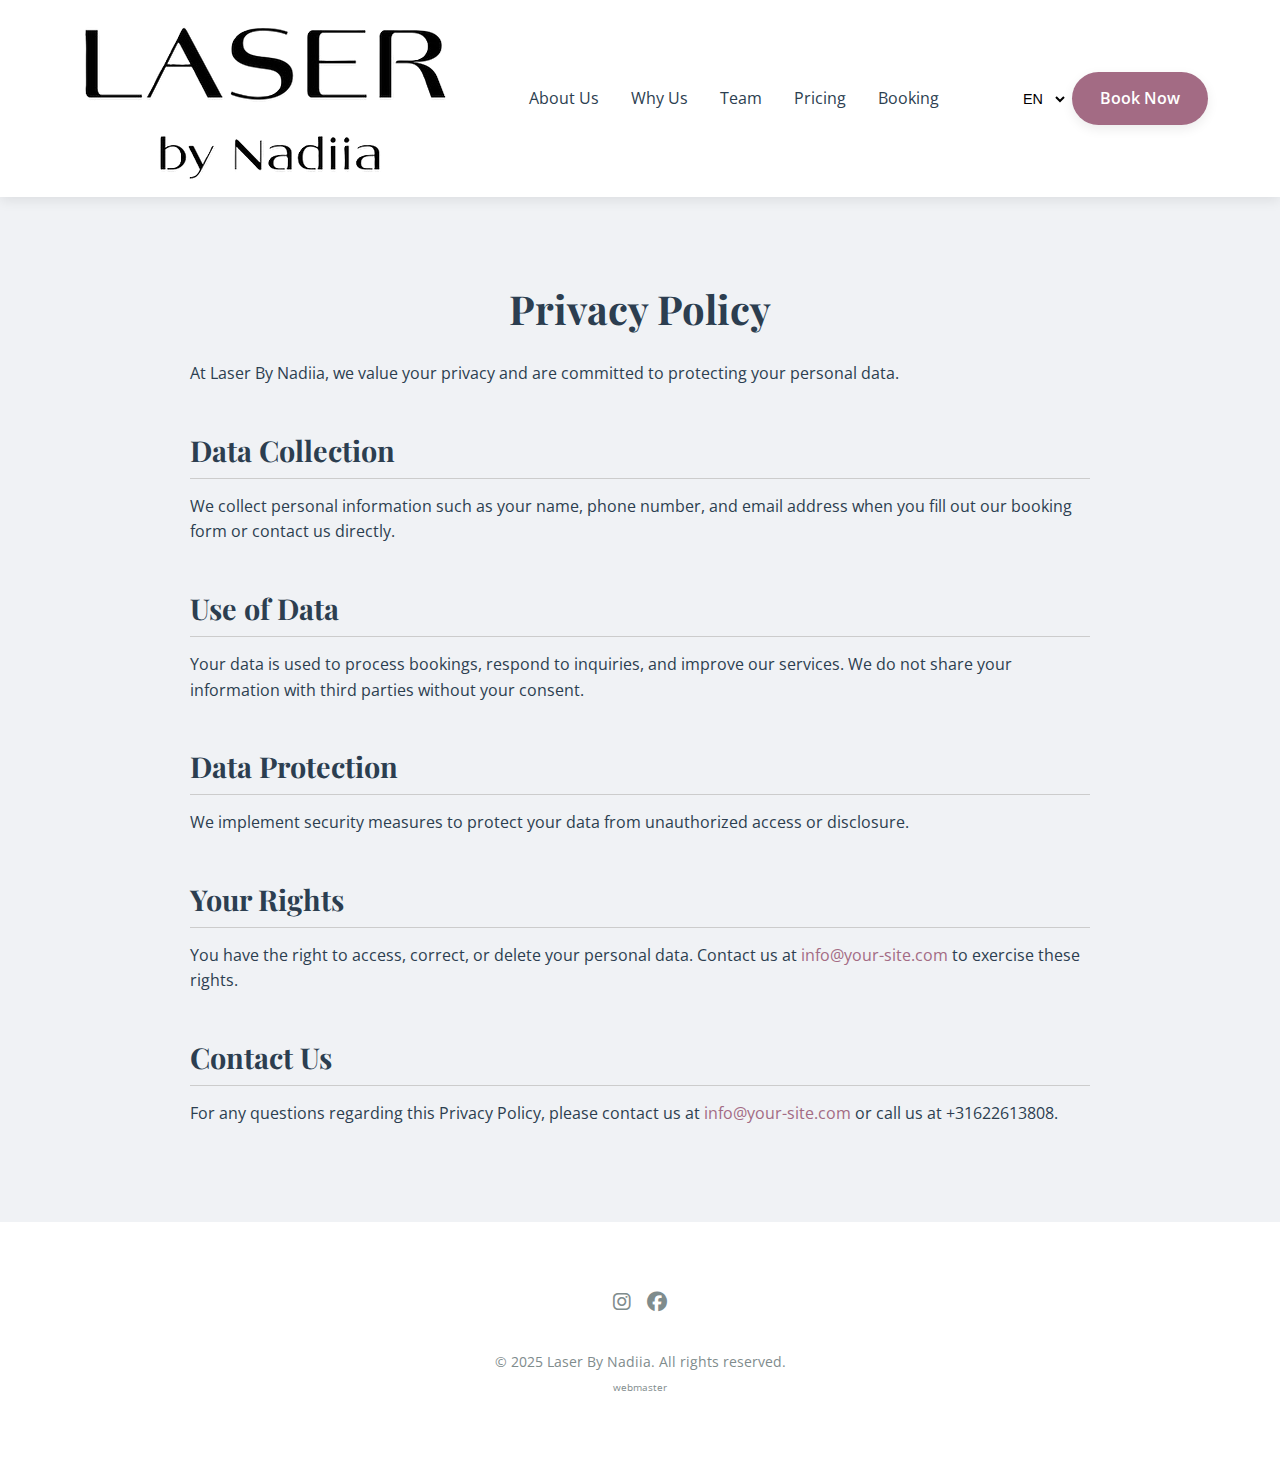
<file: privacy.html>
<!DOCTYPE html>
<html lang="en">
<head>
    <meta charset="UTF-8">
    <meta name="viewport" content="width=device-width, initial-scale=1.0">
    
    <title>Privacy Policy - Laser By Nadiia</title>
    
    <meta name="description" content="Learn how Laser By Nadiia protects your personal data and ensures privacy in accordance with GDPR regulations.">
    
    <link rel="canonical" href="https://laser-nadiia.netlify.app/privacy.html" />

    <link rel="alternate" hreflang="en" href="https://laser-nadiia.netlify.app/privacy.html" /> 
    <link rel="alternate" hreflang="nl" href="https://laser-nadiia.netlify.app/nl/privacy.html" />
    <link rel="alternate" hreflang="ru" href="https://laser-nadiia.netlify.app/ru/privacy.html" />
    <link rel="alternate" hreflang="uk" href="https://laser-nadiia.netlify.app/uk/privacy.html" />
    <link rel="alternate" hreflang="pl" href="https://laser-nadiia.netlify.app/pl/privacy.html" />
    <link rel="alternate" hreflang="x-default" href="https://laser-nadiia.netlify.app/privacy.html" />
    
    <link href="https://fonts.googleapis.com/css2?family=Playfair+Display:wght@700&family=Open+Sans:wght@400;600&display=swap" rel="stylesheet">
    <link rel="stylesheet" href="styles.css"> 
    <link href="https://unpkg.com/aos@2.3.4/dist/aos.css" rel="stylesheet">
    <link rel="stylesheet" href="https://cdnjs.cloudflare.com/ajax/libs/font-awesome/6.5.2/css/all.min.css">
    
    <link rel="icon" type="image/png" href="/favicon/favicon-96x96.png" sizes="96x96" />
    <link rel="icon" type="image/svg+xml" href="/favicon/favicon.svg" />
    <link rel="shortcut icon" href="/favicon/favicon.ico" />
    <link rel="apple-touch-icon" sizes="180x180" href="/favicon/apple-touch-icon.png" />
    <link rel="manifest" href="/favicon/site.webmanifest" />
    
    <style>
        .privacy-content {
            padding: 80px 0;
            max-width: 900px;
            margin: 0 auto;
        }
        .privacy-content h1 {
            font-family: 'Playfair Display', serif;
            font-size: 2.5rem;
            margin-bottom: 20px;
            text-align: center;
        }
        .privacy-content h2 {
            font-family: 'Playfair Display', serif;
            font-size: 1.8rem;
            margin-top: 40px;
            margin-bottom: 15px;
            border-bottom: 1px solid #ccc;
            padding-bottom: 5px;
        }
        .privacy-content p, .privacy-content ul {
            font-family: 'Open Sans', sans-serif;
            font-size: 1rem;
            line-height: 1.6;
            margin-bottom: 15px;
        }
    </style>
</head>
<body>
    <header class="header">
        <div class="container">
            <div class="header__content">
                <img src="images/logo.png" alt="Logo" class="img-logo"> 
                <nav class="nav">
                    <a href="index.html#about" class="nav__link">About Us</a>
                    <a href="index.html#whyus" class="nav__link">Why Us</a>
                    <a href="index.html#team" class="nav__link">Team</a>
                    <a href="index.html#pricing" class="nav__link">Pricing</a>
                    <a href="index.html#booking" class="nav__link">Booking</a>
                </nav>
                <div class="header__actions">
                    <select id="language-switcher" class="language-switcher" onchange="window.location.href = this.value;">
                        <option value="/privacy.html" selected>EN</option>
                        <option value="/nl/privacy.html">NL</option>
                        <option value="/uk/privacy.html">UK</option>
                        <option value="/pl/privacy.html">PL</option>
                        <option value="/ru/privacy.html">RU</option>
                    </select>
                    <a href="index.html#booking" class="btn btn--primary">Book Now</a>
                </div>
            </div>
        </div>
    </header>
    
    <main>
        <section class="privacy-content container">
            <h1>Privacy Policy</h1>
            <p>At Laser By Nadiia, we value your privacy and are committed to protecting your personal data.</p>
            
            <h2>Data Collection</h2>
            <p>We collect personal information such as your name, phone number, and email address when you fill out our booking form or contact us directly.</p>
            
            <h2>Use of Data</h2>
            <p>Your data is used to process bookings, respond to inquiries, and improve our services. We do not share your information with third parties without your consent.</p>
            
            <h2>Data Protection</h2>
            <p>We implement security measures to protect your data from unauthorized access or disclosure.</p>
            
            <h2>Your Rights</h2>
            <p>You have the right to access, correct, or delete your personal data. Contact us at <a href='mailto:info@your-site.com'>info@your-site.com</a> to exercise these rights.</p>
            
            <h2>Contact Us</h2>
            <p>For any questions regarding this Privacy Policy, please contact us at <a href='mailto:info@your-site.com'>info@your-site.com</a> or call us at +31622613808.</p>
        </section>
    </main>
    
    <footer class="footer">
        <div class="container">
            <div class="footer__content grid">
                <div class="footer__socials">
                    <a href="https://www.instagram.com/laserbynadiia/" target="_blank"><i class="fab fa-instagram"></i></a>
                    <a href="#" target="_blank"><i class="fab fa-facebook"></i></a>
                </div>
            </div>
            <p class="footer__copyright">© 2025 Laser By Nadiia. All rights reserved.</p>
            <div class="webmaster__link">
                <a href="https://oleksandr-patsahan.netlify.app/" target="_blank" class="footer__copyright">webmaster</a>
            </div>
        </div>
    </footer>

    <script src="https://unpkg.com/aos@2.3.4/dist/aos.js"></script>
    <script src="js/main.js"></script>

</body>
</html>
</file>
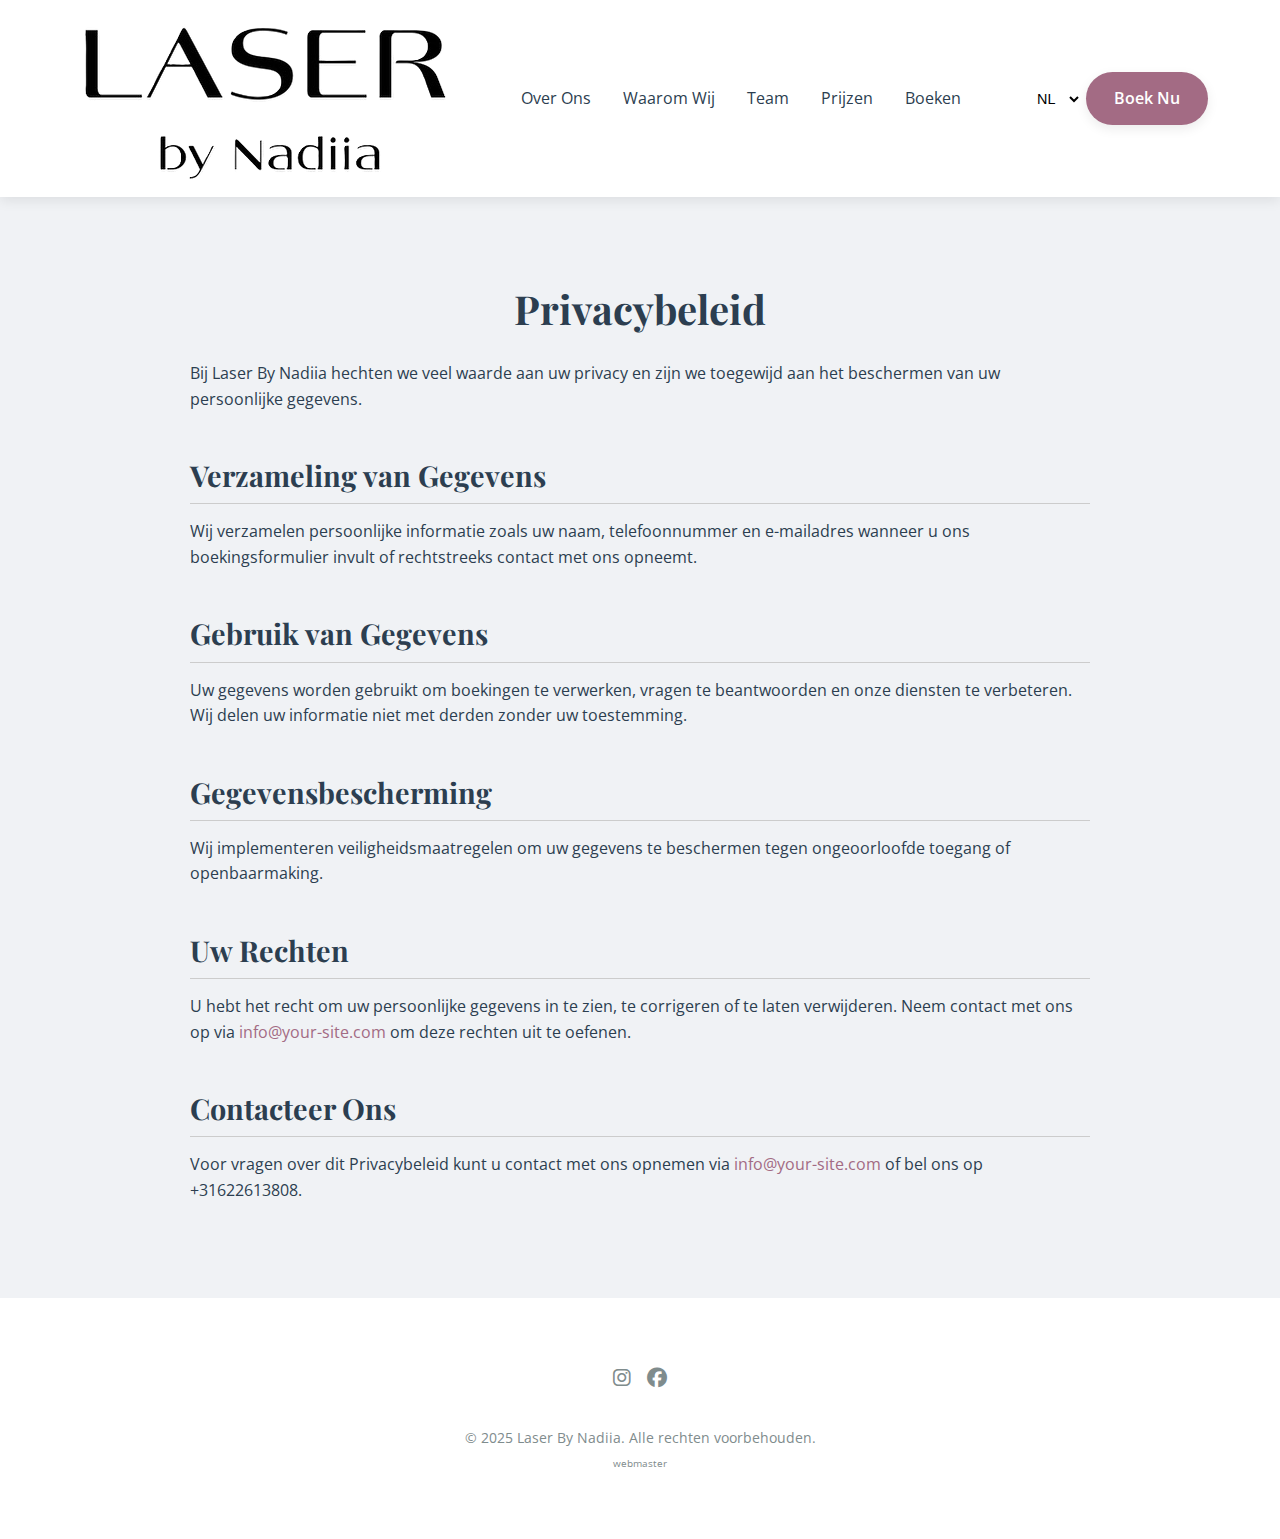
<file: nl/privacy.html>
<!DOCTYPE html>
<html lang="nl">
<head>
    <meta charset="UTF-8">
    <meta name="viewport" content="width=device-width, initial-scale=1.0">
    
    <title>Privacybeleid - Laser By Nadiia</title>
    
    <meta name="description" content="Lees hoe Laser By Nadiia uw persoonlijke gegevens beschermt en privacy garandeert in overeenstemming met de AVG-regelgeving.">
    
    <link rel="canonical" href="https://laser-by-nadiia.com/nl/privacy.html" />

    <link rel="alternate" hreflang="en" href="https://laser-by-nadiia.com/privacy.html" /> 
    <link rel="alternate" hreflang="nl" href="https://laser-by-nadiia.com/nl/privacy.html" />
    <link rel="alternate" hreflang="ru" href="https://laser-by-nadiia.com/ru/privacy.html" />
    <link rel="alternate" hreflang="uk" href="https://laser-by-nadiia.com/uk/privacy.html" />
    <link rel="alternate" hreflang="pl" href="https://laser-by-nadiia.com/pl/privacy.html" />
    <link rel="alternate" hreflang="x-default" href="https://laser-by-nadiia.com/privacy.html" />
    
    <link href="https://fonts.googleapis.com/css2?family=Playfair+Display:wght@700&family=Open+Sans:wght@400;600&display=swap" rel="stylesheet">
    <link rel="stylesheet" href="../styles.css"> 
    <link href="https://unpkg.com/aos@2.3.4/dist/aos.css" rel="stylesheet">
    <link rel="stylesheet" href="https://cdnjs.cloudflare.com/ajax/libs/font-awesome/6.5.2/css/all.min.css">
    
    <link rel="icon" type="image/png" href="/favicon/favicon-96x96.png" sizes="96x96" />
    <link rel="icon" type="image/svg+xml" href="/favicon/favicon.svg" />
    <link rel="shortcut icon" href="/favicon/favicon.ico" />
    <link rel="apple-touch-icon" sizes="180x180" href="/favicon/apple-touch-icon.png" />
    <link rel="manifest" href="/favicon/site.webmanifest" />
    
    <style>
        .privacy-content {
            padding: 80px 0;
            max-width: 900px;
            margin: 0 auto;
        }
        .privacy-content h1 {
            font-family: 'Playfair Display', serif;
            font-size: 2.5rem;
            margin-bottom: 20px;
            text-align: center;
        }
        .privacy-content h2 {
            font-family: 'Playfair Display', serif;
            font-size: 1.8rem;
            margin-top: 40px;
            margin-bottom: 15px;
            border-bottom: 1px solid #ccc;
            padding-bottom: 5px;
        }
        .privacy-content p, .privacy-content ul {
            font-family: 'Open Sans', sans-serif;
            font-size: 1rem;
            line-height: 1.6;
            margin-bottom: 15px;
        }
    </style>
</head>
<body>
    <header class="header">
        <div class="container">
            <div class="header__content">
                <img src="../images/logo.png" alt="Logo" class="img-logo"> 
                <nav class="nav">
                    <a href="index.html#about" class="nav__link">Over Ons</a>
                    <a href="index.html#whyus" class="nav__link">Waarom Wij</a>
                    <a href="index.html#team" class="nav__link">Team</a>
                    <a href="index.html#pricing" class="nav__link">Prijzen</a>
                    <a href="index.html#booking" class="nav__link">Boeken</a>
                </nav>
                <div class="header__actions">
                    <select id="language-switcher" class="language-switcher" onchange="window.location.href = this.value;">
                        <option value="/privacy.html">EN</option>
                        <option value="/nl/privacy.html" selected>NL</option>
                        <option value="/uk/privacy.html">UK</option>
                        <option value="/pl/privacy.html">PL</option>
                        <option value="/ru/privacy.html">RU</option>
                    </select>
                    <a href="index.html#booking" class="btn btn--primary">Boek Nu</a>
                </div>
            </div>
        </div>
    </header>
    
    <main>
        <section class="privacy-content container">
            <h1>Privacybeleid</h1>
            <p>Bij Laser By Nadiia hechten we veel waarde aan uw privacy en zijn we toegewijd aan het beschermen van uw persoonlijke gegevens.</p>
            
            <h2>Verzameling van Gegevens</h2>
            <p>Wij verzamelen persoonlijke informatie zoals uw naam, telefoonnummer en e-mailadres wanneer u ons boekingsformulier invult of rechtstreeks contact met ons opneemt.</p>
            
            <h2>Gebruik van Gegevens</h2>
            <p>Uw gegevens worden gebruikt om boekingen te verwerken, vragen te beantwoorden en onze diensten te verbeteren. Wij delen uw informatie niet met derden zonder uw toestemming.</p>
            
            <h2>Gegevensbescherming</h2>
            <p>Wij implementeren veiligheidsmaatregelen om uw gegevens te beschermen tegen ongeoorloofde toegang of openbaarmaking.</p>
            
            <h2>Uw Rechten</h2>
            <p>U hebt het recht om uw persoonlijke gegevens in te zien, te corrigeren of te laten verwijderen. Neem contact met ons op via <a href='mailto:info@your-site.com'>info@your-site.com</a> om deze rechten uit te oefenen.</p>
            
            <h2>Contacteer Ons</h2>
            <p>Voor vragen over dit Privacybeleid kunt u contact met ons opnemen via <a href='mailto:info@your-site.com'>info@your-site.com</a> of bel ons op +31622613808.</p>
        </section>
    </main>
    
    <footer class="footer">
        <div class="container">
            <div class="footer__content grid">
                <div class="footer__socials">
                    <a href="https://www.instagram.com/laserbynadiia/" target="_blank"><i class="fab fa-instagram"></i></a>
                    <a href="#" target="_blank"><i class="fab fa-facebook"></i></a>
                </div>
            </div>
            <p class="footer__copyright">© 2025 Laser By Nadiia. Alle rechten voorbehouden.</p>
            <div class="webmaster__link">
                <a href="https://oleksandr-patsahan.netlify.app/" target="_blank" class="footer__copyright">webmaster</a>
            </div>
        </div>
    </footer>

    <script src="https://unpkg.com/aos@2.3.4/dist/aos.js"></script>
    <script src="../js/main.js"></script>

</body>
</html>
</file>
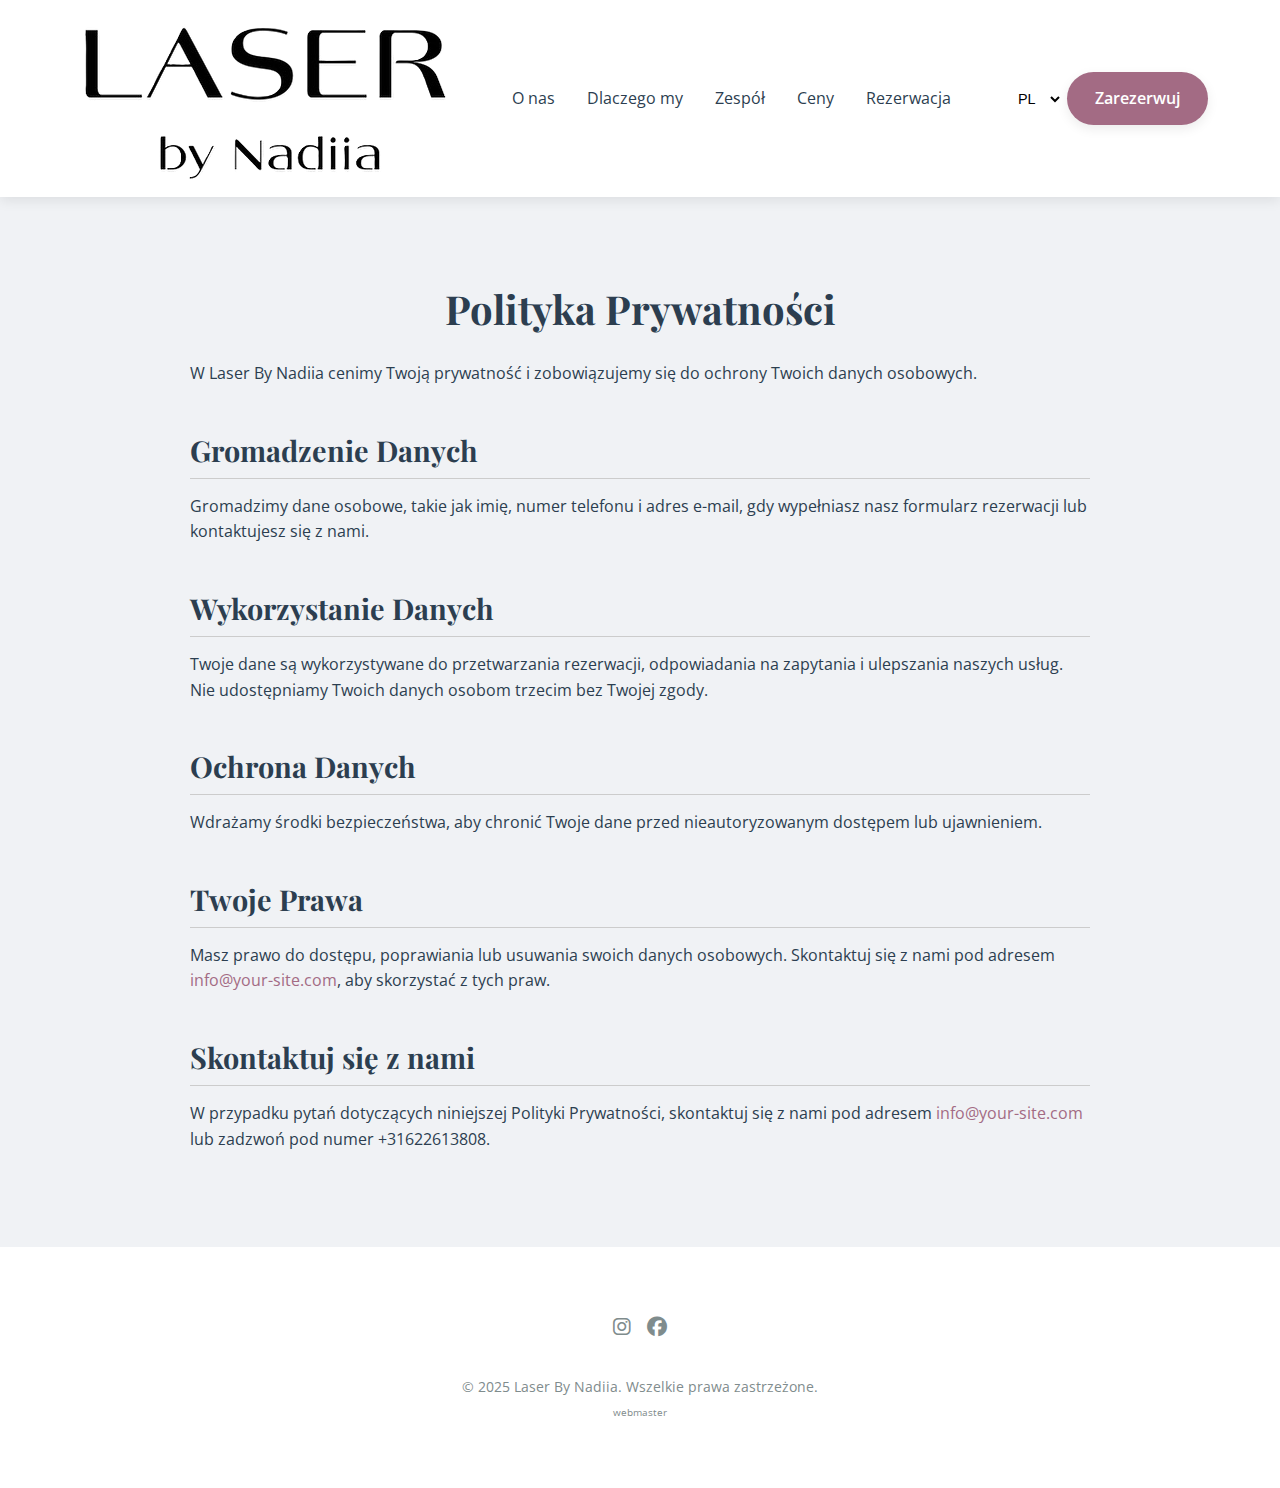
<file: pl/privacy.html>
<!DOCTYPE html>
<html lang="pl">
<head>
    <meta charset="UTF-8">
    <meta name="viewport" content="width=device-width, initial-scale=1.0">
    
    <title>Polityka Prywatności - Laser By Nadiia</title>
    
    <meta name="description" content="Dowiedz się, jak Laser By Nadiia chroni Twoje dane osobowe i zapewnia prywatność zgodnie z przepisami RODO.">
    
    <link rel="canonical" href="https://laser-by-nadiia.com/pl/privacy.html" />

    <link rel="alternate" hreflang="en" href="https://laser-by-nadiia.com/privacy.html" /> 
    <link rel="alternate" hreflang="nl" href="https://laser-by-nadiia.com/nl/privacy.html" />
    <link rel="alternate" hreflang="ru" href="https://laser-by-nadiia.com/ru/privacy.html" />
    <link rel="alternate" hreflang="uk" href="https://laser-by-nadiia.com/uk/privacy.html" />
    <link rel="alternate" hreflang="pl" href="https://laser-by-nadiia.com/pl/privacy.html" />
    <link rel="alternate" hreflang="x-default" href="https://laser-by-nadiia.com/privacy.html" />
    
    <link href="https://fonts.googleapis.com/css2?family=Playfair+Display:wght@700&family=Open+Sans:wght@400;600&display=swap" rel="stylesheet">
    <link rel="stylesheet" href="../styles.css"> 
    <link href="https://unpkg.com/aos@2.3.4/dist/aos.css" rel="stylesheet">
    <link rel="stylesheet" href="https://cdnjs.cloudflare.com/ajax/libs/font-awesome/6.5.2/css/all.min.css">
    
    <link rel="icon" type="image/png" href="/favicon/favicon-96x96.png" sizes="96x96" />
    <link rel="icon" type="image/svg+xml" href="/favicon/favicon.svg" />
    <link rel="shortcut icon" href="/favicon/favicon.ico" />
    <link rel="apple-touch-icon" sizes="180x180" href="/favicon/apple-touch-icon.png" />
    <link rel="manifest" href="/favicon/site.webmanifest" />
    
    <style>
        .privacy-content {
            padding: 80px 0;
            max-width: 900px;
            margin: 0 auto;
        }
        .privacy-content h1 {
            font-family: 'Playfair Display', serif;
            font-size: 2.5rem;
            margin-bottom: 20px;
            text-align: center;
        }
        .privacy-content h2 {
            font-family: 'Playfair Display', serif;
            font-size: 1.8rem;
            margin-top: 40px;
            margin-bottom: 15px;
            border-bottom: 1px solid #ccc;
            padding-bottom: 5px;
        }
        .privacy-content p, .privacy-content ul {
            font-family: 'Open Sans', sans-serif;
            font-size: 1rem;
            line-height: 1.6;
            margin-bottom: 15px;
        }
    </style>
</head>
<body>
    <header class="header">
        <div class="container">
            <div class="header__content">
                <img src="../images/logo.png" alt="Logo" class="img-logo"> 
                <nav class="nav">
                    <a href="index.html#about" class="nav__link">O nas</a>
                    <a href="index.html#whyus" class="nav__link">Dlaczego my</a>
                    <a href="index.html#team" class="nav__link">Zespół</a>
                    <a href="index.html#pricing" class="nav__link">Ceny</a>
                    <a href="index.html#booking" class="nav__link">Rezerwacja</a>
                </nav>
                <div class="header__actions">
                    <select id="language-switcher" class="language-switcher" onchange="window.location.href = this.value;">
                        <option value="/privacy.html">EN</option>
                        <option value="/nl/privacy.html">NL</option>
                        <option value="/uk/privacy.html">UK</option>
                        <option value="/pl/privacy.html" selected>PL</option>
                        <option value="/ru/privacy.html">RU</option>
                    </select>
                    <a href="index.html#booking" class="btn btn--primary">Zarezerwuj</a>
                </div>
            </div>
        </div>
    </header>
    
    <main>
        <section class="privacy-content container">
            <h1>Polityka Prywatności</h1>
            <p>W Laser By Nadiia cenimy Twoją prywatność i zobowiązujemy się do ochrony Twoich danych osobowych.</p>
            
            <h2>Gromadzenie Danych</h2>
            <p>Gromadzimy dane osobowe, takie jak imię, numer telefonu i adres e-mail, gdy wypełniasz nasz formularz rezerwacji lub kontaktujesz się z nami.</p>
            
            <h2>Wykorzystanie Danych</h2>
            <p>Twoje dane są wykorzystywane do przetwarzania rezerwacji, odpowiadania na zapytania i ulepszania naszych usług. Nie udostępniamy Twoich danych osobom trzecim bez Twojej zgody.</p>
            
            <h2>Ochrona Danych</h2>
            <p>Wdrażamy środki bezpieczeństwa, aby chronić Twoje dane przed nieautoryzowanym dostępem lub ujawnieniem.</p>
            
            <h2>Twoje Prawa</h2>
            <p>Masz prawo do dostępu, poprawiania lub usuwania swoich danych osobowych. Skontaktuj się z nami pod adresem <a href='mailto:info@your-site.com'>info@your-site.com</a>, aby skorzystać z tych praw.</p>
            
            <h2>Skontaktuj się z nami</h2>
            <p>W przypadku pytań dotyczących niniejszej Polityki Prywatności, skontaktuj się z nami pod adresem <a href='mailto:info@your-site.com'>info@your-site.com</a> lub zadzwoń pod numer +31622613808.</p>
        </section>
    </main>
    
    <footer class="footer">
        <div class="container">
            <div class="footer__content grid">
                <div class="footer__socials">
                    <a href="https://www.instagram.com/laserbynadiia/" target="_blank"><i class="fab fa-instagram"></i></a>
                    <a href="#" target="_blank"><i class="fab fa-facebook"></i></a>
                </div>
            </div>
            <p class="footer__copyright">© 2025 Laser By Nadiia. Wszelkie prawa zastrzeżone.</p>
            <div class="webmaster__link">
                <a href="https://oleksandr-patsahan.netlify.app/" target="_blank" class="footer__copyright">webmaster</a>
            </div>
        </div>
    </footer>

    <script src="https://unpkg.com/aos@2.3.4/dist/aos.js"></script>
    <script src="../js/main.js"></script>

</body>
</html>
</file>
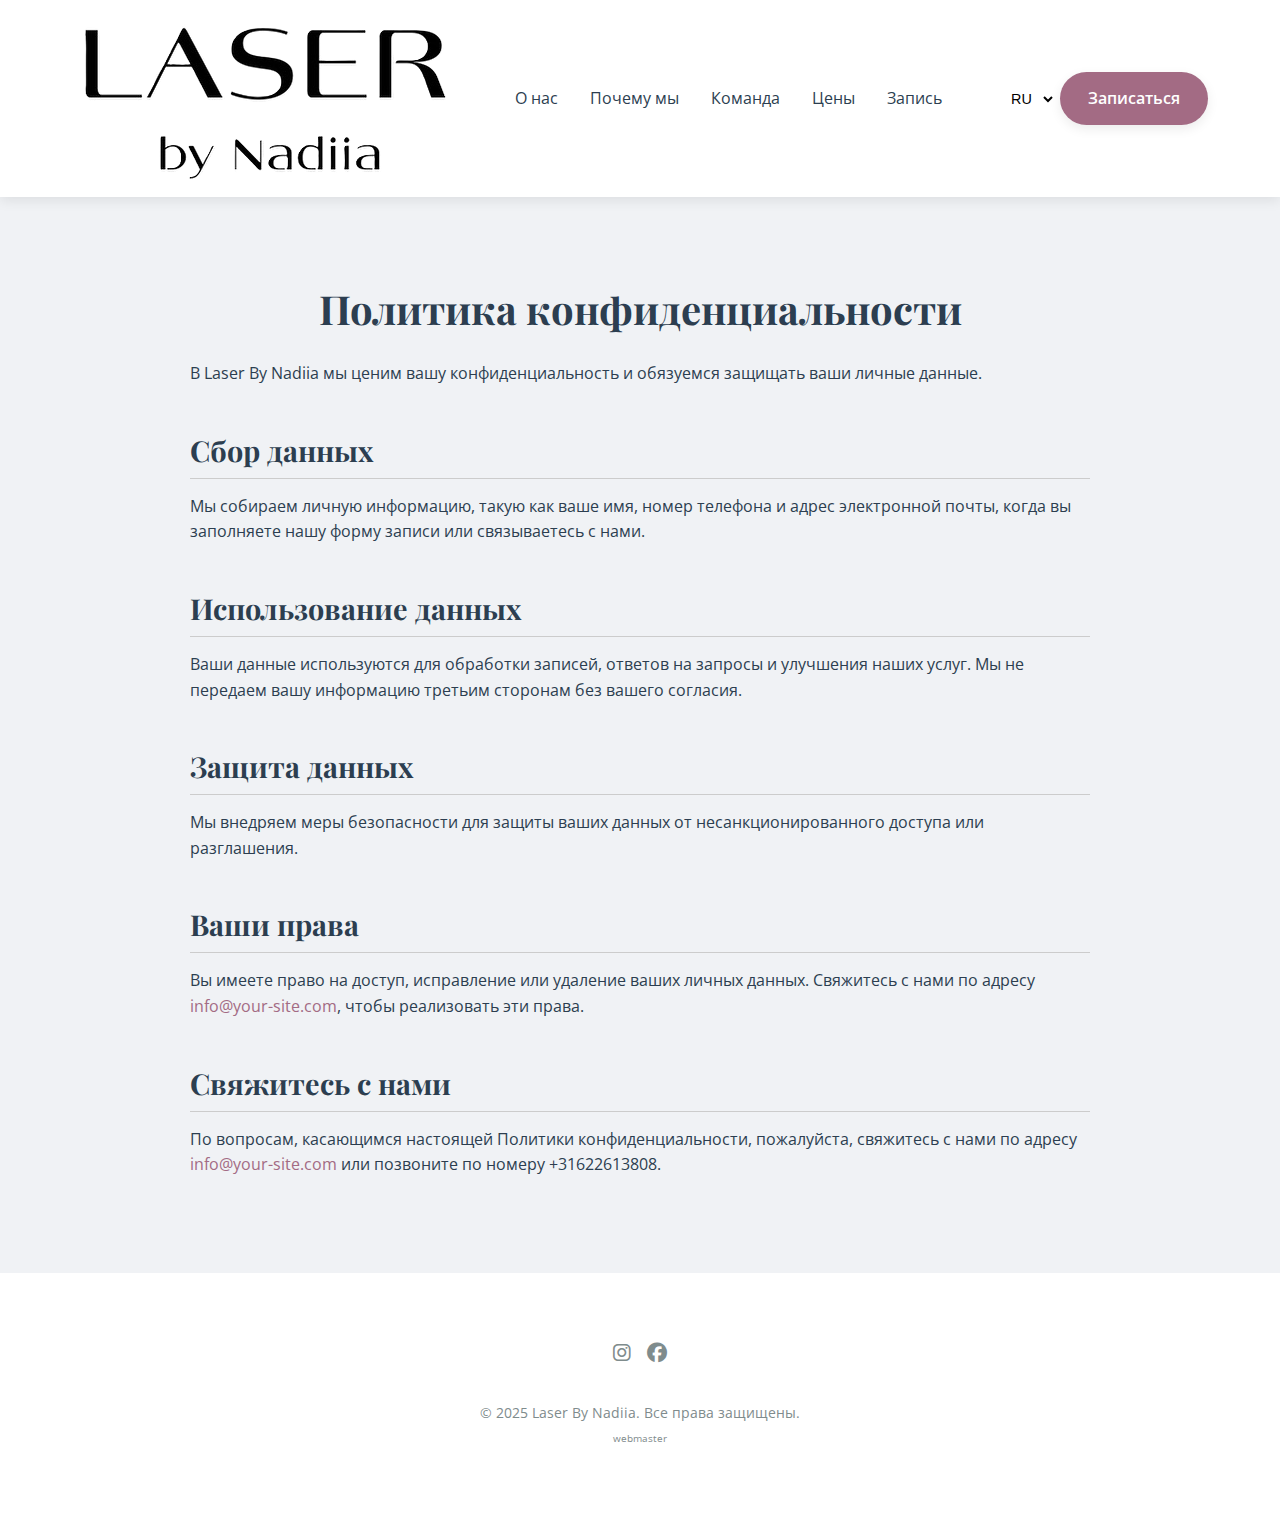
<file: ru/privacy.html>
<!DOCTYPE html>
<html lang="ru">
<head>
    <meta charset="UTF-8">
    <meta name="viewport" content="width=device-width, initial-scale=1.0">
    
    <title>Политика конфиденциальности - Laser By Nadiia</title>
    
    <meta name="description" content="Узнайте, как Laser By Nadiia защищает ваши личные данные и обеспечивает конфиденциальность в соответствии с требованиями GDPR.">
    
    <link rel="canonical" href="https://laser-by-nadiia.com/ru/privacy.html" />

    <link rel="alternate" hreflang="en" href="https://laser-by-nadiia.com/privacy.html" /> 
    <link rel="alternate" hreflang="nl" href="https://laser-by-nadiia.com/nl/privacy.html" />
    <link rel="alternate" hreflang="ru" href="https://laser-by-nadiia.com/ru/privacy.html" />
    <link rel="alternate" hreflang="uk" href="https://laser-by-nadiia.com/uk/privacy.html" />
    <link rel="alternate" hreflang="pl" href="https://laser-by-nadiia.com/pl/privacy.html" />
    <link rel="alternate" hreflang="x-default" href="https://laser-by-nadiia.com/privacy.html" />
    
    <link href="https://fonts.googleapis.com/css2?family=Playfair+Display:wght@700&family=Open+Sans:wght@400;600&display=swap" rel="stylesheet">
    <link rel="stylesheet" href="../styles.css"> 
    <link href="https://unpkg.com/aos@2.3.4/dist/aos.css" rel="stylesheet">
    <link rel="stylesheet" href="https://cdnjs.cloudflare.com/ajax/libs/font-awesome/6.5.2/css/all.min.css">
    
    <link rel="icon" type="image/png" href="/favicon/favicon-96x96.png" sizes="96x96" />
    <link rel="icon" type="image/svg+xml" href="/favicon/favicon.svg" />
    <link rel="shortcut icon" href="/favicon/favicon.ico" />
    <link rel="apple-touch-icon" sizes="180x180" href="/favicon/apple-touch-icon.png" />
    <link rel="manifest" href="/favicon/site.webmanifest" />
    
    <style>
        .privacy-content {
            padding: 80px 0;
            max-width: 900px;
            margin: 0 auto;
        }
        .privacy-content h1 {
            font-family: 'Playfair Display', serif;
            font-size: 2.5rem;
            margin-bottom: 20px;
            text-align: center;
        }
        .privacy-content h2 {
            font-family: 'Playfair Display', serif;
            font-size: 1.8rem;
            margin-top: 40px;
            margin-bottom: 15px;
            border-bottom: 1px solid #ccc;
            padding-bottom: 5px;
        }
        .privacy-content p, .privacy-content ul {
            font-family: 'Open Sans', sans-serif;
            font-size: 1rem;
            line-height: 1.6;
            margin-bottom: 15px;
        }
    </style>
</head>
<body>
    <header class="header">
        <div class="container">
            <div class="header__content">
                <img src="../images/logo.png" alt="Logo" class="img-logo"> 
                <nav class="nav">
                    <a href="index.html#about" class="nav__link">О нас</a>
                    <a href="index.html#whyus" class="nav__link">Почему мы</a>
                    <a href="index.html#team" class="nav__link">Команда</a>
                    <a href="index.html#pricing" class="nav__link">Цены</a>
                    <a href="index.html#booking" class="nav__link">Запись</a>
                </nav>
                <div class="header__actions">
                    <select id="language-switcher" class="language-switcher" onchange="window.location.href = this.value;">
                        <option value="/privacy.html">EN</option>
                        <option value="/nl/privacy.html">NL</option>
                        <option value="/uk/privacy.html">UK</option>
                        <option value="/pl/privacy.html">PL</option>
                        <option value="/ru/privacy.html" selected>RU</option>
                    </select>
                    <a href="index.html#booking" class="btn btn--primary">Записаться</a>
                </div>
            </div>
        </div>
    </header>
    
    <main>
        <section class="privacy-content container">
            <h1>Политика конфиденциальности</h1>
            <p>В Laser By Nadiia мы ценим вашу конфиденциальность и обязуемся защищать ваши личные данные.</p>
            
            <h2>Сбор данных</h2>
            <p>Мы собираем личную информацию, такую как ваше имя, номер телефона и адрес электронной почты, когда вы заполняете нашу форму записи или связываетесь с нами.</p>
            
            <h2>Использование данных</h2>
            <p>Ваши данные используются для обработки записей, ответов на запросы и улучшения наших услуг. Мы не передаем вашу информацию третьим сторонам без вашего согласия.</p>
            
            <h2>Защита данных</h2>
            <p>Мы внедряем меры безопасности для защиты ваших данных от несанкционированного доступа или разглашения.</p>
            
            <h2>Ваши права</h2>
            <p>Вы имеете право на доступ, исправление или удаление ваших личных данных. Свяжитесь с нами по адресу <a href='mailto:info@your-site.com'>info@your-site.com</a>, чтобы реализовать эти права.</p>
            
            <h2>Свяжитесь с нами</h2>
            <p>По вопросам, касающимся настоящей Политики конфиденциальности, пожалуйста, свяжитесь с нами по адресу <a href='mailto:info@your-site.com'>info@your-site.com</a> или позвоните по номеру +31622613808.</p>
        </section>
    </main>
    
    <footer class="footer">
        <div class="container">
            <div class="footer__content grid">
                <div class="footer__socials">
                    <a href="https://www.instagram.com/laserbynadiia/" target="_blank"><i class="fab fa-instagram"></i></a>
                    <a href="#" target="_blank"><i class="fab fa-facebook"></i></a>
                </div>
            </div>
            <p class="footer__copyright">© 2025 Laser By Nadiia. Все права защищены.</p>
            <div class="webmaster__link">
                <a href="https://oleksandr-patsahan.netlify.app/" target="_blank" class="footer__copyright">webmaster</a>
            </div>
        </div>
    </footer>

    <script src="https://unpkg.com/aos@2.3.4/dist/aos.js"></script>
    <script src="../js/main.js"></script>

</body>
</html>
</file>
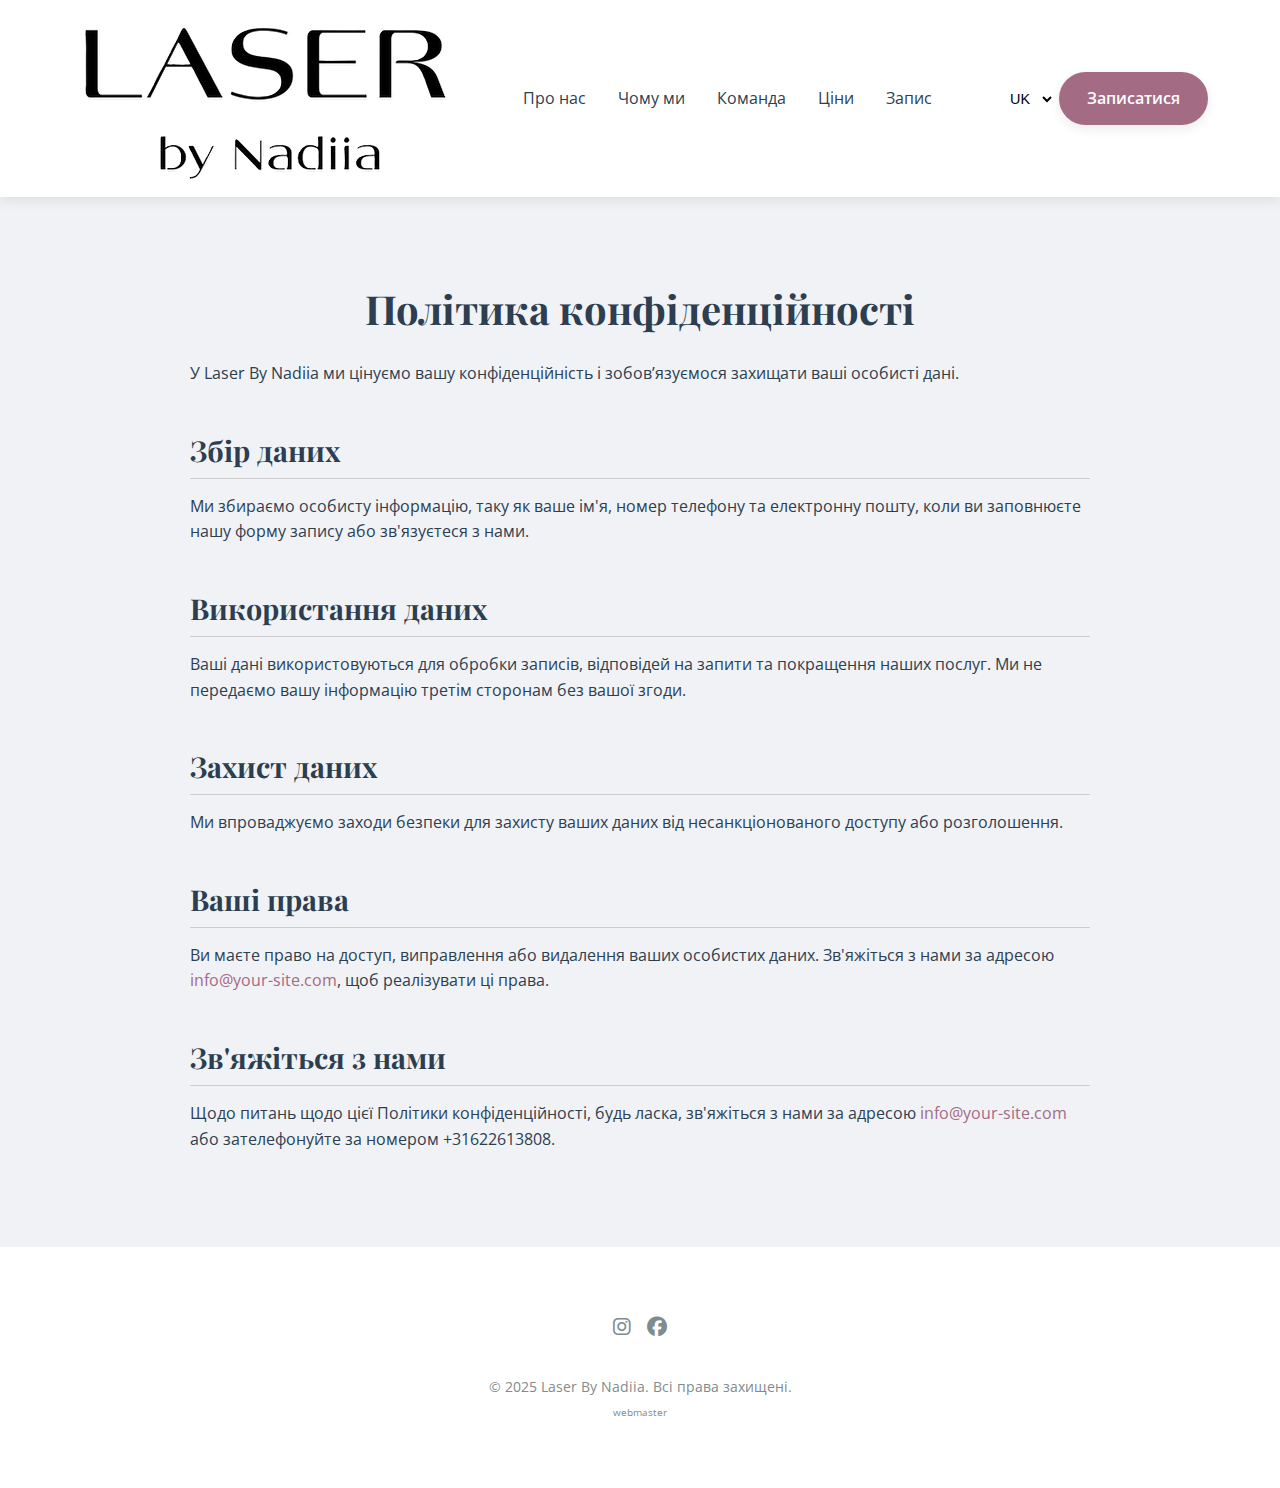
<file: uk/privacy.html>
<!DOCTYPE html>
<html lang="uk">
<head>
    <meta charset="UTF-8">
    <meta name="viewport" content="width=device-width, initial-scale=1.0">
    
    <title>Політика конфіденційності - Laser By Nadiia</title>
    
    <meta name="description" content="Дізнайтеся, як Laser By Nadiia захищає ваші особисті дані та забезпечує конфіденційність відповідно до вимог GDPR.">
    
    <link rel="canonical" href="https://laser-by-nadiia.com/uk/privacy.html" />

    <link rel="alternate" hreflang="en" href="https://laser-by-nadiia.com/privacy.html" /> 
    <link rel="alternate" hreflang="nl" href="https://laser-by-nadiia.com/nl/privacy.html" />
    <link rel="alternate" hreflang="ru" href="https://laser-by-nadiia.com/ru/privacy.html" />
    <link rel="alternate" hreflang="uk" href="https://laser-by-nadiia.com/uk/privacy.html" />
    <link rel="alternate" hreflang="pl" href="https://laser-by-nadiia.com/pl/privacy.html" />
    <link rel="alternate" hreflang="x-default" href="https://laser-by-nadiia.com/privacy.html" />
    
    <link href="https://fonts.googleapis.com/css2?family=Playfair+Display:wght@700&family=Open+Sans:wght@400;600&display=swap" rel="stylesheet">
    <link rel="stylesheet" href="../styles.css"> 
    <link href="https://unpkg.com/aos@2.3.4/dist/aos.css" rel="stylesheet">
    <link rel="stylesheet" href="https://cdnjs.cloudflare.com/ajax/libs/font-awesome/6.5.2/css/all.min.css">
    
    <link rel="icon" type="image/png" href="/favicon/favicon-96x96.png" sizes="96x96" />
    <link rel="icon" type="image/svg+xml" href="/favicon/favicon.svg" />
    <link rel="shortcut icon" href="/favicon/favicon.ico" />
    <link rel="apple-touch-icon" sizes="180x180" href="/favicon/apple-touch-icon.png" />
    <link rel="manifest" href="/favicon/site.webmanifest" />
    
    <style>
        .privacy-content {
            padding: 80px 0;
            max-width: 900px;
            margin: 0 auto;
        }
        .privacy-content h1 {
            font-family: 'Playfair Display', serif;
            font-size: 2.5rem;
            margin-bottom: 20px;
            text-align: center;
        }
        .privacy-content h2 {
            font-family: 'Playfair Display', serif;
            font-size: 1.8rem;
            margin-top: 40px;
            margin-bottom: 15px;
            border-bottom: 1px solid #ccc;
            padding-bottom: 5px;
        }
        .privacy-content p, .privacy-content ul {
            font-family: 'Open Sans', sans-serif;
            font-size: 1rem;
            line-height: 1.6;
            margin-bottom: 15px;
        }
    </style>
</head>
<body>
    <header class="header">
        <div class="container">
            <div class="header__content">
                <img src="../images/logo.png" alt="Logo" class="img-logo"> 
                <nav class="nav">
                    <a href="index.html#about" class="nav__link">Про нас</a>
                    <a href="index.html#whyus" class="nav__link">Чому ми</a>
                    <a href="index.html#team" class="nav__link">Команда</a>
                    <a href="index.html#pricing" class="nav__link">Ціни</a>
                    <a href="index.html#booking" class="nav__link">Запис</a>
                </nav>
                <div class="header__actions">
                    <select id="language-switcher" class="language-switcher" onchange="window.location.href = this.value;">
                        <option value="/privacy.html">EN</option>
                        <option value="/nl/privacy.html">NL</option>
                        <option value="/uk/privacy.html" selected>UK</option>
                        <option value="/pl/privacy.html">PL</option>
                        <option value="/ru/privacy.html">RU</option>
                    </select>
                    <a href="index.html#booking" class="btn btn--primary">Записатися</a>
                </div>
            </div>
        </div>
    </header>
    
    <main>
        <section class="privacy-content container">
            <h1>Політика конфіденційності</h1>
            <p>У Laser By Nadiia ми цінуємо вашу конфіденційність і зобов’язуємося захищати ваші особисті дані.</p>
            
            <h2>Збір даних</h2>
            <p>Ми збираємо особисту інформацію, таку як ваше ім'я, номер телефону та електронну пошту, коли ви заповнюєте нашу форму запису або зв'язуєтеся з нами.</p>
            
            <h2>Використання даних</h2>
            <p>Ваші дані використовуються для обробки записів, відповідей на запити та покращення наших послуг. Ми не передаємо вашу інформацію третім сторонам без вашої згоди.</p>
            
            <h2>Захист даних</h2>
            <p>Ми впроваджуємо заходи безпеки для захисту ваших даних від несанкціонованого доступу або розголошення.</p>
            
            <h2>Ваші права</h2>
            <p>Ви маєте право на доступ, виправлення або видалення ваших особистих даних. Зв'яжіться з нами за адресою <a href='mailto:info@your-site.com'>info@your-site.com</a>, щоб реалізувати ці права.</p>
            
            <h2>Зв'яжіться з нами</h2>
            <p>Щодо питань щодо цієї Політики конфіденційності, будь ласка, зв'яжіться з нами за адресою <a href='mailto:info@your-site.com'>info@your-site.com</a> або зателефонуйте за номером +31622613808.</p>
        </section>
    </main>
    
    <footer class="footer">
        <div class="container">
            <div class="footer__content grid">
                <div class="footer__socials">
                    <a href="https://www.instagram.com/laserbynadiia/" target="_blank"><i class="fab fa-instagram"></i></a>
                    <a href="#" target="_blank"><i class="fab fa-facebook"></i></a>
                </div>
            </div>
            <p class="footer__copyright">© 2025 Laser By Nadiia. Всі права захищені.</p>
            <div class="webmaster__link">
                <a href="https://oleksandr-patsahan.netlify.app/" target="_blank" class="footer__copyright">webmaster</a>
            </div>
        </div>
    </footer>

    <script src="https://unpkg.com/aos@2.3.4/dist/aos.js"></script>
    <script src="../js/main.js"></script>

</body>
</html>
</file>
<file: styles.css>
/* Variables for a cleaner design */
:root {
  /* Colors: deeper, more elegant, and harmonious */
  --primary-color: #A36B84; /* Deep, warm accent */
  --primary-hover: #8e5c70;
  --whatsapp-color: #25D366;
  --whatsapp-hover: #1fba57;
  --background-light: #F0F2F5; /* Very light, neutral background */
  --background-dark: #FFFFFF; /* White for contrast */
  --text-color-primary: #2C3E50; /* Dark gray, almost black */
  --text-color-secondary: #7F8C8D; /* Light gray */
  --border-color: #E0E0E0; /* Soft, unobtrusive borders */
  --shadow-color: rgba(0, 0, 0, 0.08); /* Delicate shadows */

  /* Fonts: a pair to create style */
  --font-main: 'Open Sans', sans-serif;
  --font-heading: 'Playfair Display', serif; /* More elegant font for headings */

  /* Sizes and spacing */
  --font-size-base: 1rem;
  --font-size-sm: 0.9rem;
  --font-size-md: 1.25rem;
  --font-size-lg: 1.8rem;
  --font-size-xl: 2.5rem;
  --font-size-2xl: 3.5rem;

  --spacing-xs: 8px;
  --spacing-sm: 16px;
  --spacing-md: 32px;
  --spacing-lg: 64px;
  --spacing-xl: 96px;

  /* Dynamic sizes */
  --border-radius-sm: 8px;
  --border-radius-md: 12px;
  --box-shadow-sm: 0 4px 12px var(--shadow-color);
  --box-shadow-md: 0 8px 20px var(--shadow-color);
}

/* General styles and reset */
* {
  margin: 0;
  padding: 0;
  box-sizing: border-box;
}

html {
  scroll-behavior: smooth;
  overflow-x: hidden !important;
}

body {
  overflow-x: hidden !important;
  font-family: var(--font-main);
  color: var(--text-color-primary);
  background-color: var(--background-light);
  line-height: 1.6;
}

h1, h2, h3 {
  font-family: var(--font-heading);
  font-weight: 700;
  color: var(--text-color-primary);
}

a {
  text-decoration: none;
  color: var(--primary-color);
}

.container {
  max-width: 1200px;
  margin: 0 auto;
  padding: 0 var(--spacing-md);
}

.section {
  padding: var(--spacing-xl) 0;
}

.section__title {
  font-size: var(--font-size-xl);
  text-align: center;
  margin-bottom: var(--spacing-lg);
  position: relative;
}

.section__title::after {
  content: '';
  display: block;
  width: 60px;
  height: 3px;
  background-color: var(--primary-color);
  margin: var(--spacing-sm) auto 0;
  border-radius: 5px;
}

/* Buttons */
.btn {
  display: inline-flex;
  align-items: center;
  justify-content: center;
  gap: var(--spacing-sm);
  padding: 14px 28px;
  border-radius: 50px;
  text-decoration: none;
  font-weight: 600;
  transition: background-color 0.3s ease, transform 0.2s ease, box-shadow 0.3s ease;
  border: none;
  cursor: pointer;
}

.btn--primary {
  background-color: var(--primary-color);
  color: #fff;
  box-shadow: var(--box-shadow-sm);
}

.btn--primary:hover {
  background-color: var(--primary-hover);
  transform: translateY(-2px);
  box-shadow: 0 6px 16px rgba(0, 0, 0, 0.15);
}

.btn--whatsapp {
  background-color: var(--whatsapp-color);
  color: #fff;
  box-shadow: var(--box-shadow-sm);
}

.btn--whatsapp:hover {
  background-color: var(--whatsapp-hover);
  transform: translateY(-2px);
  box-shadow: 0 6px 16px rgba(0, 0, 0, 0.15);
}

/* Grid layout */
.grid {
  display: grid;
  gap: var(--spacing-md);
}

/* Header */
.header {
  background-color: var(--background-dark);
  padding: var(--spacing-sm) 0;
  position: sticky;
  top: 0;
  z-index: 100;
  box-shadow: var(--box-shadow-sm);
}

.header__content {
  display: flex;
  justify-content: space-between;
  align-items: center;
}

.logo {
  font-size: var(--font-size-md);
  font-weight: 700;
  color: var(--primary-color);
}

.nav {
  display: flex;
  gap: var(--spacing-md);
}

.nav__link {
  color: var(--text-color-primary);
  position: relative;
  transition: color 0.3s ease;
}

.nav__link::after {
  content: '';
  position: absolute;
  bottom: -5px;
  left: 0;
  width: 0;
  height: 2px;
  background-color: var(--primary-color);
  transition: width 0.3s ease;
}

.nav__link:hover::after {
  width: 100%;
}

.language-switcher {
  padding: var(--spacing-xs);
  border-radius: var(--border-radius-sm);
  /* border: 1px solid var(--border-color); */
  border: none;
  outline: none;
  box-shadow: none;
  background-color: var(--background-dark);
  font-size: var(--font-size-sm);
}

.language-switcher:focus {
    border: none;
    outline: none;
}

.language-switcher:active {
    border: none;
    outline: none;
}

/* Hero section */
.hero {
  background: linear-gradient(rgba(0,0,0,0.4), rgba(0,0,0,0.4)), url('images/hero-bg.jpg') center/cover no-repeat;
  color: white;
  padding: var(--spacing-xl) 0;
  text-align: center;
  display: flex;
  flex-direction: column;
  justify-content: center;
  align-items: center;
  min-height: 80vh;
}

.hero__title {
  font-size: var(--font-size-2xl);
  font-weight: 700;
  margin-bottom: var(--spacing-sm);
  color: white;
}

.hero__title::after {
  background-color: white;
}

.hero__subtitle {
  font-size: var(--font-size-md);
  margin-bottom: var(--spacing-md);
  color: rgba(255, 255, 255, 0.8);
}

.hero__actions {
  display: flex;
  justify-content: center;
  gap: var(--spacing-md);
}

/* About the procedure */
.about {
  padding: var(--spacing-xl) 0;
}

.about__text {
  max-width: 800px;
  margin: 0 auto var(--spacing-lg);
  text-align: center;
  color: var(--text-color-secondary);
}

.about__features {
  grid-template-columns: repeat(auto-fit, minmax(250px, 1fr));
}

.feature {
  text-align: center;
  padding: var(--spacing-md);
  background-color: var(--background-dark);
  border-radius: var(--border-radius-md);
  box-shadow: var(--box-shadow-sm);
  transition: transform 0.3s ease, box-shadow 0.3s ease;
}

.feature:hover {
  transform: translateY(-5px);
  box-shadow: 0 8px 20px rgba(0, 0, 0, 0.15);
}

.feature i {
  font-size: var(--font-size-lg);
  color: var(--primary-color);
  margin-bottom: var(--spacing-sm);
}

.feature h3 {
  font-size: var(--font-size-md);
  margin-bottom: var(--spacing-xs);
}

.feature p {
  color: var(--text-color-secondary);
}

/* Advantages */
.whyus {
  padding: var(--spacing-xl) 0;
  background-color: var(--background-light);
}

.whyus__items {
  grid-template-columns: repeat(auto-fit, minmax(250px, 1fr));
}

.whyus__item {
  text-align: center;
  padding: var(--spacing-md);
  background-color: var(--background-dark);
  border-radius: var(--border-radius-md);
  box-shadow: var(--box-shadow-sm);
  transition: transform 0.3s ease;
}

.whyus__item:hover {
  transform: scale(1.03);
}

.whyus__item h3 {
  font-size: var(--font-size-md);
  margin-bottom: var(--spacing-xs);
}

.whyus__item p {
  color: var(--text-color-secondary);
}

/* Team */
.team {
  padding: var(--spacing-xl) 0;
  background-color: var(--background-dark);
}

.team__grid {
  grid-template-columns: repeat(auto-fit, minmax(250px, 1fr));
}

.team__card {
  text-align: center;
  background-color: var(--background-light);
  border-radius: var(--border-radius-md);
  overflow: hidden;
  box-shadow: var(--box-shadow-sm);
  transition: box-shadow 0.3s ease;
}

.team__card:hover {
  box-shadow: var(--box-shadow-md);
}

.team__card img {
  width: 100%;
  height: 330px;
  object-fit: cover;
  display: block;
}

.team__card h3 {
  font-size: var(--font-size-md);
  margin: var(--spacing-sm) 0 var(--spacing-xs);
}

.team__card p {
  color: var(--text-color-secondary);
  padding-bottom: var(--spacing-sm);
}

/* Gallery */
.gallery {
  padding: var(--spacing-xl) 0;
}

.gallery__grid {
  grid-template-columns: repeat(auto-fit, minmax(250px, 1fr));
}

.gallery__image {
  width: 100%;
  height: 250px;
  object-fit: cover;
  border-radius: var(--border-radius-md);
  transition: transform 0.3s ease;
}

.gallery__image:hover {
  transform: scale(1.05);
}

.gallery__video {
  margin-top: var(--spacing-lg);
  position: relative;
  padding-bottom: 56.25%;
  height: 0;
  border-radius: var(--border-radius-md);
  overflow: hidden;
}

.gallery__video iframe {
  position: absolute;
  top: 0;
  left: 0;
  width: 100%;
  height: 100%;
  border: none;
}

/* Pricing */
.pricing {
  padding: var(--spacing-xl) 0;
  background-color: var(--background-light);
}

.pricing__table {
  grid-template-columns: 1fr 1fr;
  max-width: 600px;
  margin: 0 auto;
  border-radius: var(--border-radius-md);
  overflow: hidden;
  box-shadow: var(--box-shadow-sm);
}

.pricing__row {
  display: contents;
}

.pricing__row span {
  padding: var(--spacing-sm) var(--spacing-md);
  border-bottom: 1px solid var(--border-color);
  background-color: var(--background-dark);
}

.pricing__header span {
  font-weight: 700;
  background-color: var(--primary-color);
  color: white;
  border-bottom: none;
}

.pricing__promo {
  text-align: center;
  margin-top: var(--spacing-md);
  font-size: var(--font-size-md);
  color: var(--primary-color);
  font-weight: 600;
}

/* Booking form */
.booking {
  padding: var(--spacing-xl) 0;
  background-color: var(--background-dark);
}

.booking__form {
  max-width: 600px;
  margin: 0 auto;
  grid-template-columns: 1fr;
  gap: var(--spacing-md);
}

.booking__form input,
.booking__form select,
.booking__form textarea {
  width: 100%;
  padding: 12px;
  border: 1px solid var(--border-color);
  border-radius: var(--border-radius-sm);
  font-size: var(--font-size-base);
  background-color: var(--background-light);
  transition: border-color 0.3s ease;
}

.booking__form input:focus,
.booking__form select:focus,
.booking__form textarea:focus {
  outline: none;
  border-color: var(--primary-color);
}

.booking__form textarea {
  height: 120px;
  resize: vertical;
}

/* Contacts */
.contact {
  padding: var(--spacing-xl) 0;
}

.contact__grid {
  grid-template-columns: 1fr 1fr;
  gap: var(--spacing-md);
  background-color: var(--background-dark);
  border-radius: var(--border-radius-md);
  box-shadow: var(--box-shadow-sm);
  padding: var(--spacing-lg);
}

.contact__info {
  padding: var(--spacing-sm);
}

.contact__info p {
  margin-bottom: var(--spacing-sm);
  color: var(--text-color-secondary);
}

.contact__socials {
  display: flex;
  gap: var(--spacing-sm);
  margin: var(--spacing-md) 0;
}

.contact__socials a {
  color: var(--text-color-secondary);
  font-size: var(--font-size-md);
  transition: color 0.3s ease;
}

.contact__socials a:hover {
  color: var(--primary-color);
}

.contact__map {
  position: relative;
  padding-bottom: 56.25%;
  height: 0;
  border-radius: var(--border-radius-md);
  overflow: hidden;
}

.contact__map iframe {
  position: absolute;
  top: 0;
  left: 0;
  width: 100%;
  height: 100%;
  border: none;
}



/* --- */
/* FAQ - corrected version for smooth animation */
/* --- */
.faq__item {
  cursor: pointer;
  background-color: var(--background-light);
  border-left: 4px solid var(--primary-color);
  border-radius: var(--border-radius-md);
  box-shadow: var(--box-shadow-sm);
  padding: var(--spacing-md);
  margin-bottom: var(--spacing-md);
}

.faq__item h3 {
  font-size: var(--font-size-base);
  margin-bottom: 0;
  transition: color 0.3s ease;
}

.faq__item h3:hover {
  color: var(--primary-color);
}

.faq__item p {
  /* Important: set initial height to 0 and add a transition */
  max-height: 0;
  overflow: hidden; /* Hide overflowing text */
  transition: max-height 0.5s cubic-bezier(0.25, 0.46, 0.45, 0.94); /* Smooth and beautiful transition */
  padding-top: 0;
  color: var(--text-color-secondary);
}

.faq__item.active p {
  /* max-height will be set via JavaScript,
     so here you only need to add padding */
  padding-top: var(--spacing-sm);
}

.faq__item.active {
  box-shadow: var(--box-shadow-md);
}



/* Footer */
.footer {
  background-color: var(--background-dark);
  padding: var(--spacing-lg) 0;
}

.footer__content {
  grid-template-columns: repeat(auto-fit, minmax(200px, 1fr));
  align-items: center;
}

.footer__logo a {
  font-size: var(--font-size-md);
  color: var(--primary-color);
  font-weight: 700;
}

.footer__links a {
  color: var(--text-color-secondary);
}

.footer__links a:hover {
  color: var(--primary-color);
}

.footer__socials {
  display: flex;
  gap: var(--spacing-sm);
  margin: auto;
}

.footer__socials a {
  color: var(--text-color-secondary);
  font-size: var(--font-size-md);
}

.footer__socials a:hover {
  color: var(--primary-color);
}

.footer__copyright {
  text-align: center;
  margin-top: var(--spacing-md);
  font-size: var(--font-size-sm);
  color: var(--text-color-secondary);
}

.webmaster__link {
  text-align: center;
}

.webmaster__link a {
  font-size: x-small;
}

/* Modal window */
.modal {
  position: fixed;
  top: 0;
  left: 0;
  width: 100%;
  height: 100%;
  background: rgba(0, 0, 0, 0.6);
  display: flex;
  align-items: center;
  justify-content: center;
  z-index: 1000;
  opacity: 0;
  visibility: hidden;
  transition: opacity 0.3s ease, visibility 0.3s ease;
}

.modal.is-visible {
  opacity: 1;
  visibility: visible;
}

.modal__content {
  background: var(--background-dark);
  padding: var(--spacing-lg);
  border-radius: var(--border-radius-md);
  text-align: center;
  max-width: 400px;
  width: 90%;
  transform: translateY(-50px);
  transition: transform 0.3s ease;
}

.is-visible .modal__content {
  transform: translateY(0);
}

.modal__content p {
  margin-bottom: var(--spacing-md);
  font-size: var(--font-size-md);
}

.modal__content .btn {
  min-width: 120px;
}

/* Responsiveness */
@media (max-width: 768px) {
  .section {
    padding: var(--spacing-lg) 0;
  }
  .section__title {
    font-size: var(--font-size-lg);
  }
  .header__content {
    flex-direction: column;
    gap: var(--spacing-sm);
  }
  .nav {
    flex-wrap: wrap;
    justify-content: center;
  }
  .hero {
    min-height: 60vh;
  }
  .hero__title {
    font-size: var(--font-size-xl);
  }
  .hero__actions {
    flex-direction: column;
    align-items: center;
  }
  .contact__grid {
    grid-template-columns: 1fr;
  }
}
</file>
